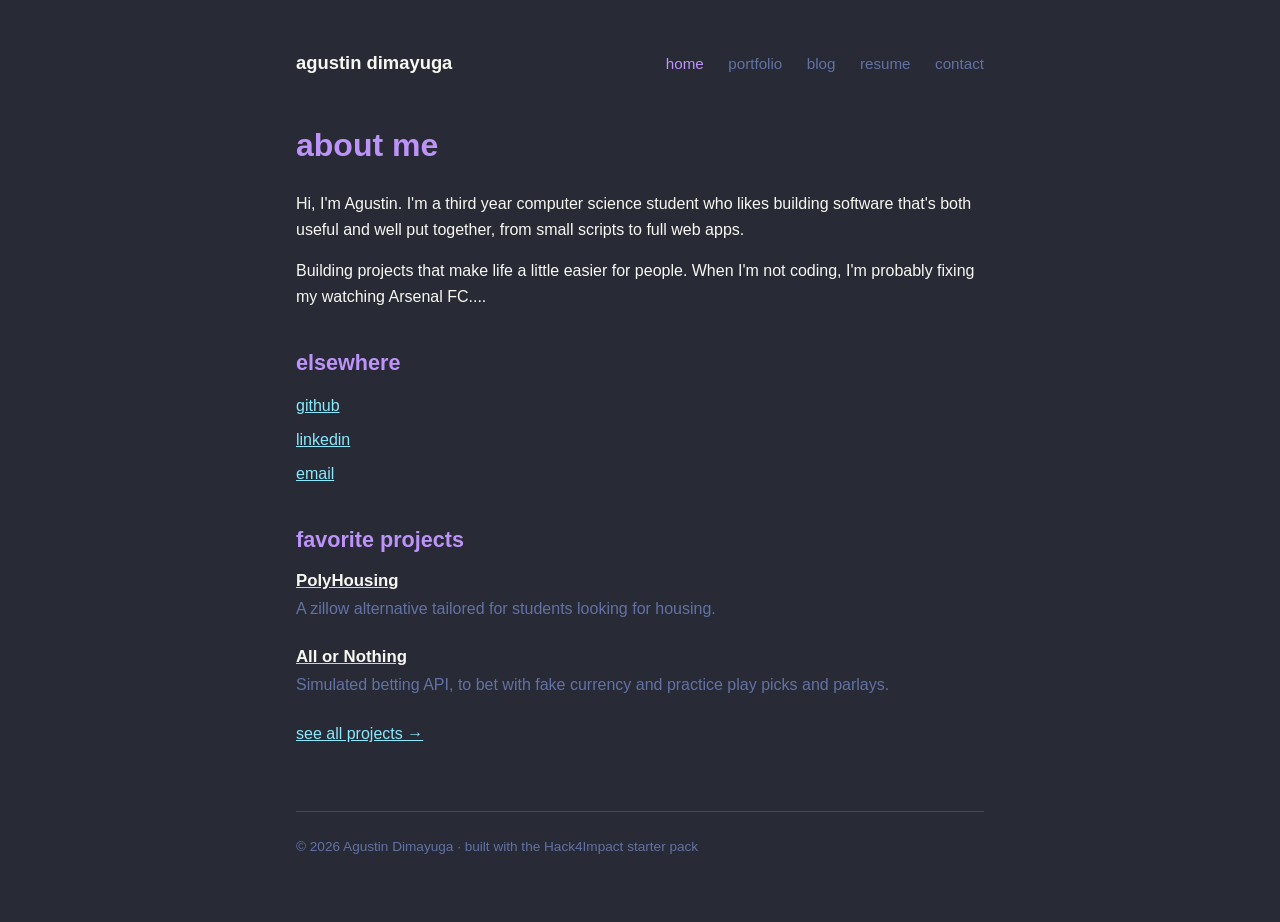
<file: index.html>
<!doctype html>
<html lang="en">
  <head>
    <meta charset="utf-8" />
    <meta name="viewport" content="width=device-width, initial-scale=1" />
    <title>Agustin Dimayuga</title>
    <link rel="stylesheet" href="styles.css" />
  </head>
  <body>
    <div class="container">
      <nav>
        <a class="site-title" href="index.html">agustin dimayuga</a>
        <div class="links">
          <a class="active" href="index.html">home</a>
          <a href="portfolio.html">portfolio</a>
          <a href="blog.html">blog</a>
          <a href="resume.html">resume</a>
          <a href="contact.html">contact</a>
        </div>
      </nav>

      <h1>about me</h1>

      <p>
        Hi, I'm Agustin. I'm a third year computer science student who likes
        building software that's both useful and well put together, from small
        scripts to full web apps.
      </p>
      <p>
        Building projects that make life a little easier for people. When I'm
        not coding, I'm probably fixing my watching Arsenal FC....
      </p>

      <h2>elsewhere</h2>
      <ul class="plain-list">
        <li>
          <a
            href="https://github.com/AgustinDimayuga"
            target="_blank"
            rel="noopener"
            >github</a
          >
        </li>
        <li>
          <a
            href="https://www.linkedin.com/in/agustinxocuadimayuga/"
            target="_blank"
            rel="noopener"
            >linkedin</a
          >
        </li>
        <li><a href="mailto:axocuadi@calpoly.edu">email</a></li>
      </ul>

      <h2>favorite projects</h2>
      <ul class="project-list">
        <li>
          <a
            href="https://github.com/AgustinDimayuga/PolyHousing"
            target="_blank"
            rel="noopener"
            ><h3>PolyHousing</h3></a
          >
          <p class="muted">
            A zillow alternative tailored for students looking for housing.
          </p>
        </li>

        <li>
          <a
            href="https://github.com/AgustinDimayuga/All-Or-Nothing"
            target="_blank"
            rel="noopener"
          >
            <h3>All or Nothing</h3></a
          >
          <p class="muted">
            Simulated betting API, to bet with fake currency and practice play
            picks and parlays.
          </p>
        </li>
      </ul>
      <p><a href="portfolio.html">see all projects &rarr;</a></p>

      <footer>
        &copy; 2026 Agustin Dimayuga &middot; built with the Hack4Impact starter
        pack
      </footer>
    </div>
  </body>
</html>
</file>
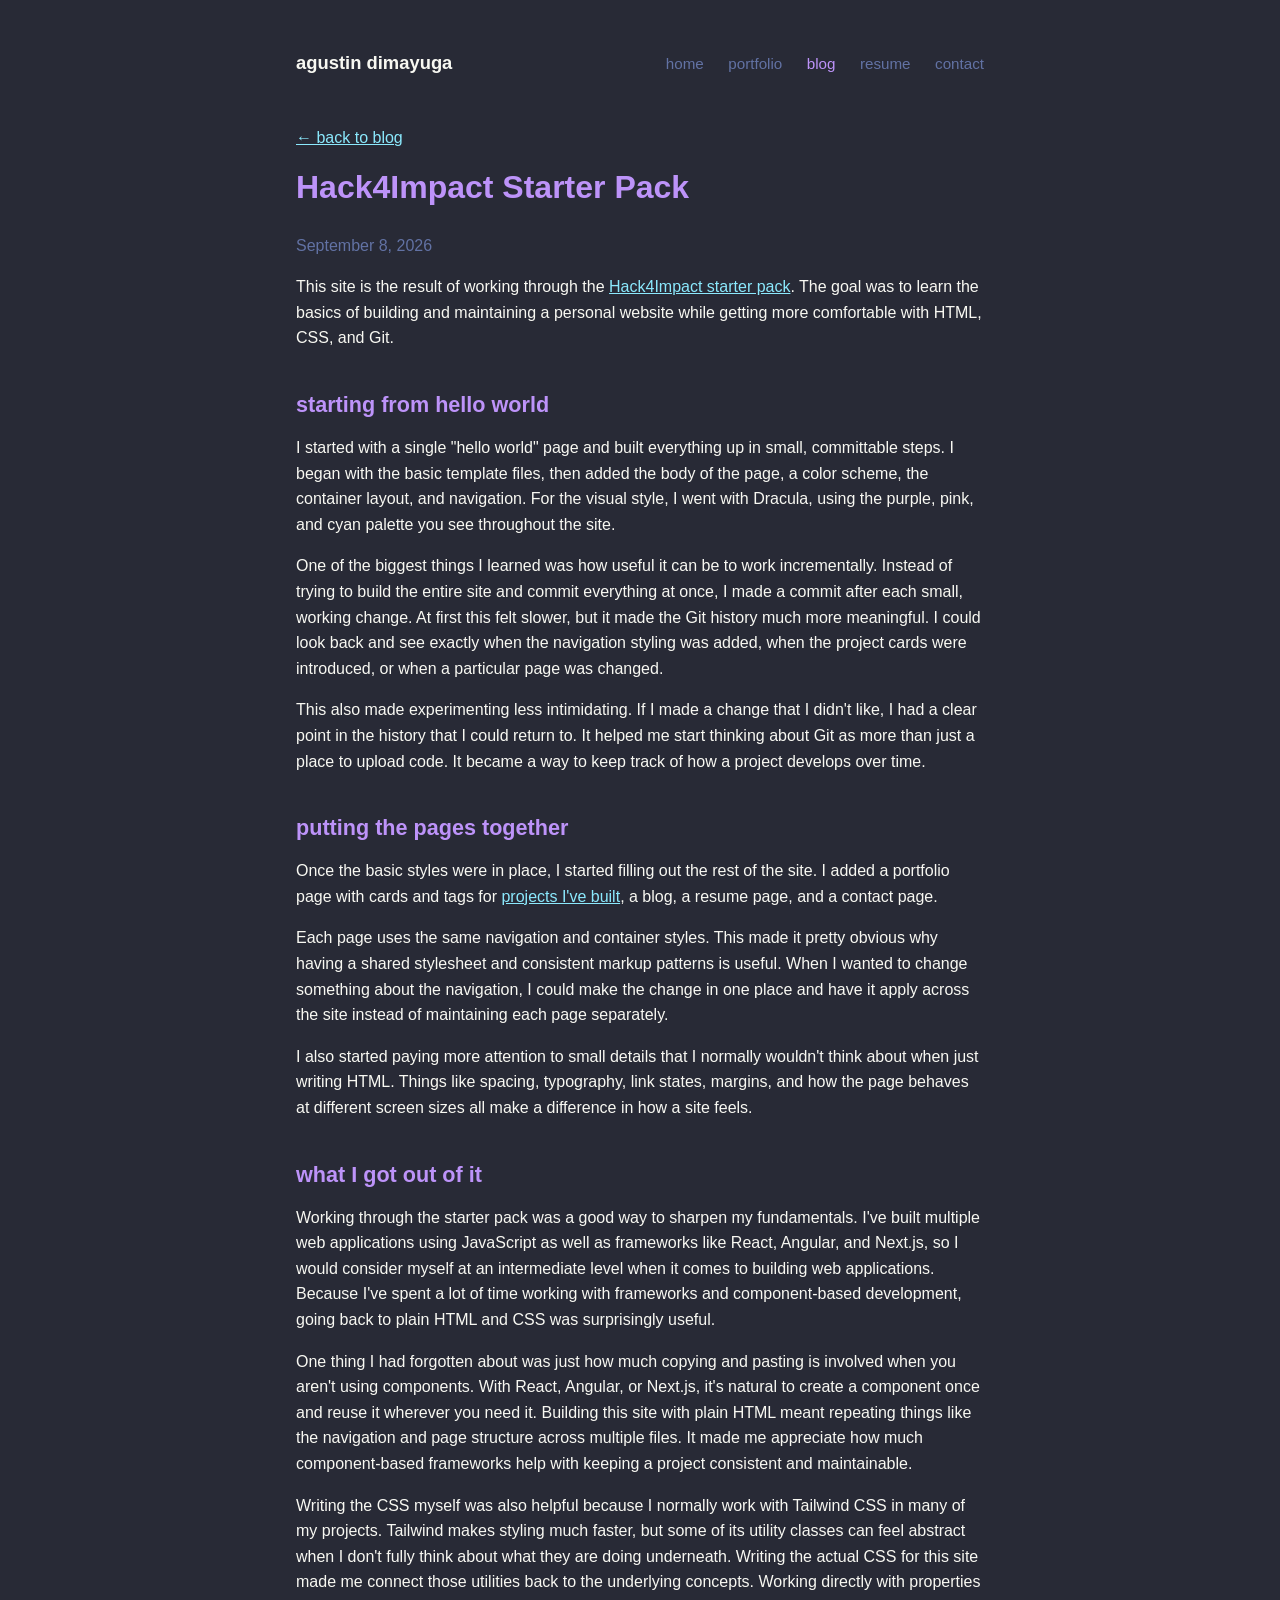
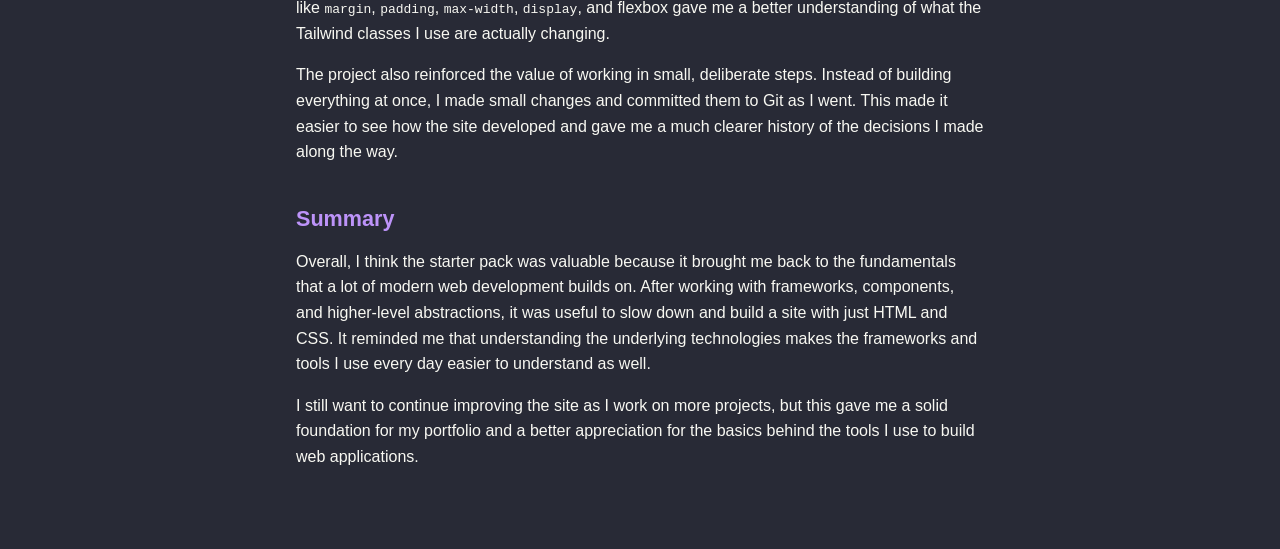
<file: blog-post.html>
<!doctype html>
<html lang="en">
  <head>
    <meta charset="utf-8" />
    <meta name="viewport" content="width=device-width, initial-scale=1" />
    <title>Hack4Impact Starter Pack &middot; Agustin Dimayuga</title>
    <link rel="stylesheet" href="styles.css" />
  </head>
  <body>
    <div class="container">
      <nav>
        <a class="site-title" href="index.html">agustin dimayuga</a>
        <div class="links">
          <a href="index.html">home</a>
          <a href="portfolio.html">portfolio</a>
          <a class="active" href="blog.html">blog</a>
          <a href="resume.html">resume</a>
          <a href="contact.html">contact</a>
        </div>
      </nav>
  <p class="muted"><a href="blog.html">&larr; back to blog</a></p>

  <h1>Hack4Impact Starter Pack</h1>
  <p class="muted">September 8, 2026</p>

  <p>
    This site is the result of working through the
    <a
      href="https://hack4impact-calpoly.github.io/starter-pack/index.html"
      target="_blank"
      rel="noopener"
      >Hack4Impact starter pack</a
    >. The goal was to learn the basics of building and maintaining a
    personal website while getting more comfortable with HTML, CSS, and
    Git.
  </p>

  <h2>starting from hello world</h2>
  <p>
    I started with a single "hello world" page and built everything up in
    small, committable steps. I began with the basic template files, then
    added the body of the page, a color scheme, the container layout, and
    navigation. For the visual style, I went with Dracula, using the
    purple, pink, and cyan palette you see throughout the site.
  </p>

  <p>
    One of the biggest things I learned was how useful it can be to work
    incrementally. Instead of trying to build the entire site and commit
    everything at once, I made a commit after each small, working change.
    At first this felt slower, but it made the Git history much more
    meaningful. I could look back and see exactly when the navigation
    styling was added, when the project cards were introduced, or when a
    particular page was changed.
  </p>

  <p>
    This also made experimenting less intimidating. If I made a change
    that I didn't like, I had a clear point in the history that I could
    return to. It helped me start thinking about Git as more than just a
    place to upload code. It became a way to keep track of how a project
    develops over time.
  </p>

  <h2>putting the pages together</h2>
  <p>
    Once the basic styles were in place, I started filling out the rest of
    the site. I added a portfolio page with cards and tags for
    <a href="portfolio.html">projects I've built</a>, a blog, a resume
    page, and a contact page.
  </p>

  <p>
    Each page uses the same navigation and container styles. This made it
    pretty obvious why having a shared stylesheet and consistent markup
    patterns is useful. When I wanted to change something about the
    navigation, I could make the change in one place and have it apply
    across the site instead of maintaining each page separately.
  </p>

  <p>
    I also started paying more attention to small details that I normally
    wouldn't think about when just writing HTML. Things like spacing,
    typography, link states, margins, and how the page behaves at
    different screen sizes all make a difference in how a site feels.
  </p>
<h2>what I got out of it</h2>
<p>
  Working through the starter pack was a good way to sharpen my fundamentals.
  I've built multiple web applications using JavaScript as well as frameworks
  like React, Angular, and Next.js, so I would consider myself at an
  intermediate level when it comes to building web applications. Because I've
  spent a lot of time working with frameworks and component-based development,
  going back to plain HTML and CSS was surprisingly useful.
</p>
<p>
  One thing I had forgotten about was just how much copying and pasting is
  involved when you aren't using components. With React, Angular, or Next.js,
  it's natural to create a component once and reuse it wherever you need it.
  Building this site with plain HTML meant repeating things like the navigation
  and page structure across multiple files. It made me appreciate how much
  component-based frameworks help with keeping a project consistent and
  maintainable.
</p>
<p>
  Writing the CSS myself was also helpful because I normally work with
  Tailwind CSS in many of my projects. Tailwind makes styling much faster, but
  some of its utility classes can feel abstract when I don't fully think about
  what they are doing underneath. Writing the actual CSS for this site made me
  connect those utilities back to the underlying concepts. Working directly
  with properties like <code>margin</code>, <code>padding</code>,
  <code>max-width</code>, <code>display</code>, and flexbox gave me a better
  understanding of what the Tailwind classes I use are actually changing.
</p>
<p>
  The project also reinforced the value of working in small, deliberate steps.
  Instead of building everything at once, I made small changes and committed
  them to Git as I went. This made it easier to see how the site developed and
  gave me a much clearer history of the decisions I made along the way.
</p>

<h2>Summary</h2>

<p>
  Overall, I think the starter pack was valuable because it brought me back to
  the fundamentals that a lot of modern web development builds on. After
  working with frameworks, components, and higher-level abstractions, it was
  useful to slow down and build a site with just HTML and CSS. It reminded me
  that understanding the underlying technologies makes the frameworks and tools
  I use every day easier to understand as well.
</p>
<p>
  I still want to continue improving the site as I work on more projects, but
  this gave me a solid foundation for my portfolio and a better appreciation
  for the basics behind the tools I use to build web applications.
</p>



</div>
    </div>
  </body>
</html>
</file>
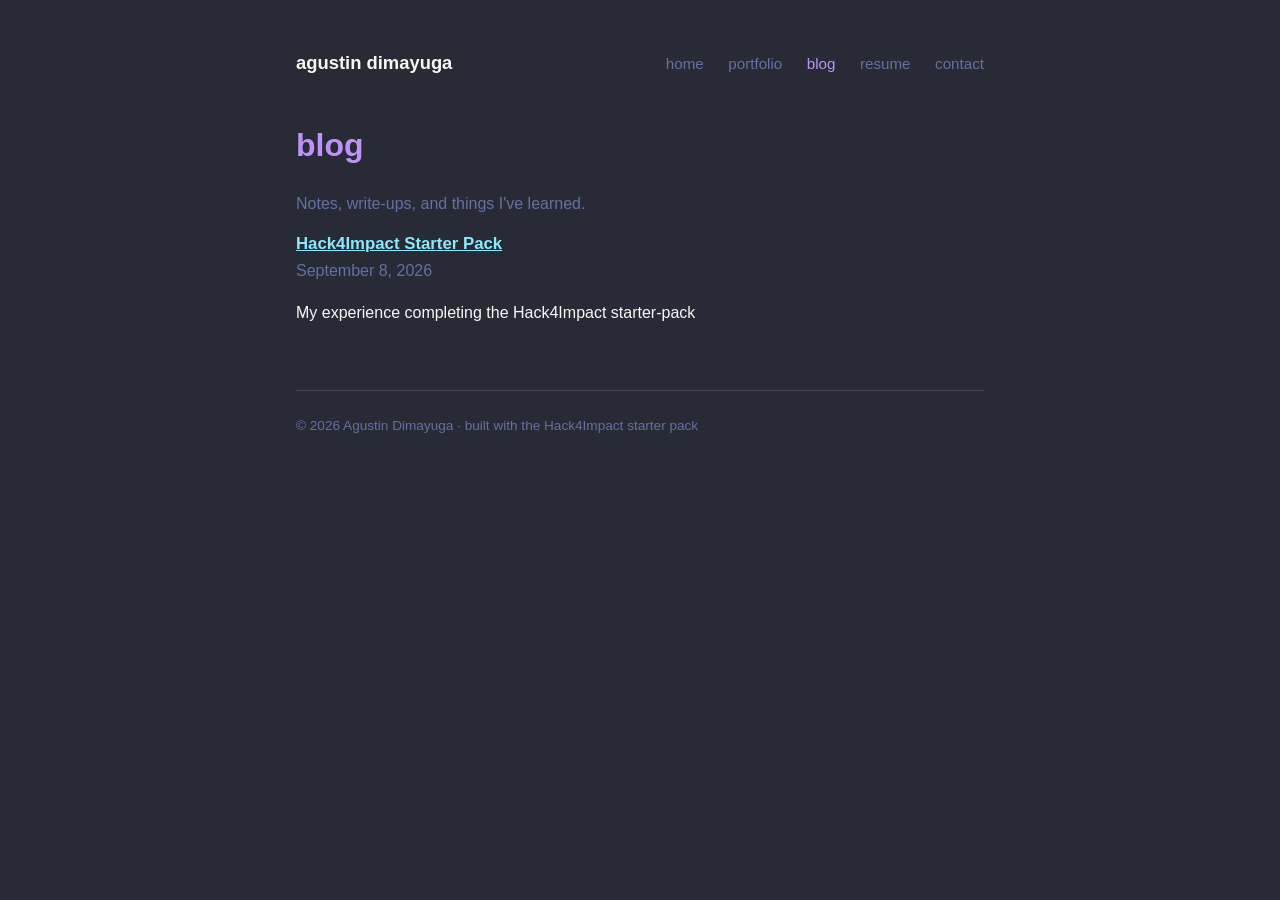
<file: blog.html>
<!doctype html>
<html lang="en">
  <head>
    <meta charset="utf-8" />
    <meta name="viewport" content="width=device-width, initial-scale=1" />
    <title>Blog &middot; Agustin Dimayuga</title>
    <link rel="stylesheet" href="styles.css" />
  </head>
  <body>
    <div class="container">
      <nav>
        <a class="site-title" href="index.html">agustin dimayuga</a>
        <div class="links">
          <a href="index.html">home</a>
          <a href="portfolio.html">portfolio</a>
          <a class="active" href="blog.html">blog</a>
          <a href="resume.html">resume</a>
          <a href="contact.html">contact</a>
        </div>
      </nav>

      <h1>blog</h1>
      <p class="muted">Notes, write-ups, and things I've learned.</p>

      <ul class="project-list">
        <li>
          <h3><a href="blog-post.html">Hack4Impact Starter Pack</a></h3>
          <p class="muted">September 8, 2026</p>
          <p>My experience completing the Hack4Impact starter-pack</p>
        </li>
      </ul>

      <footer>
        &copy; 2026 Agustin Dimayuga &middot; built with the Hack4Impact starter
        pack
      </footer>
    </div>
  </body>
</html>
</file>
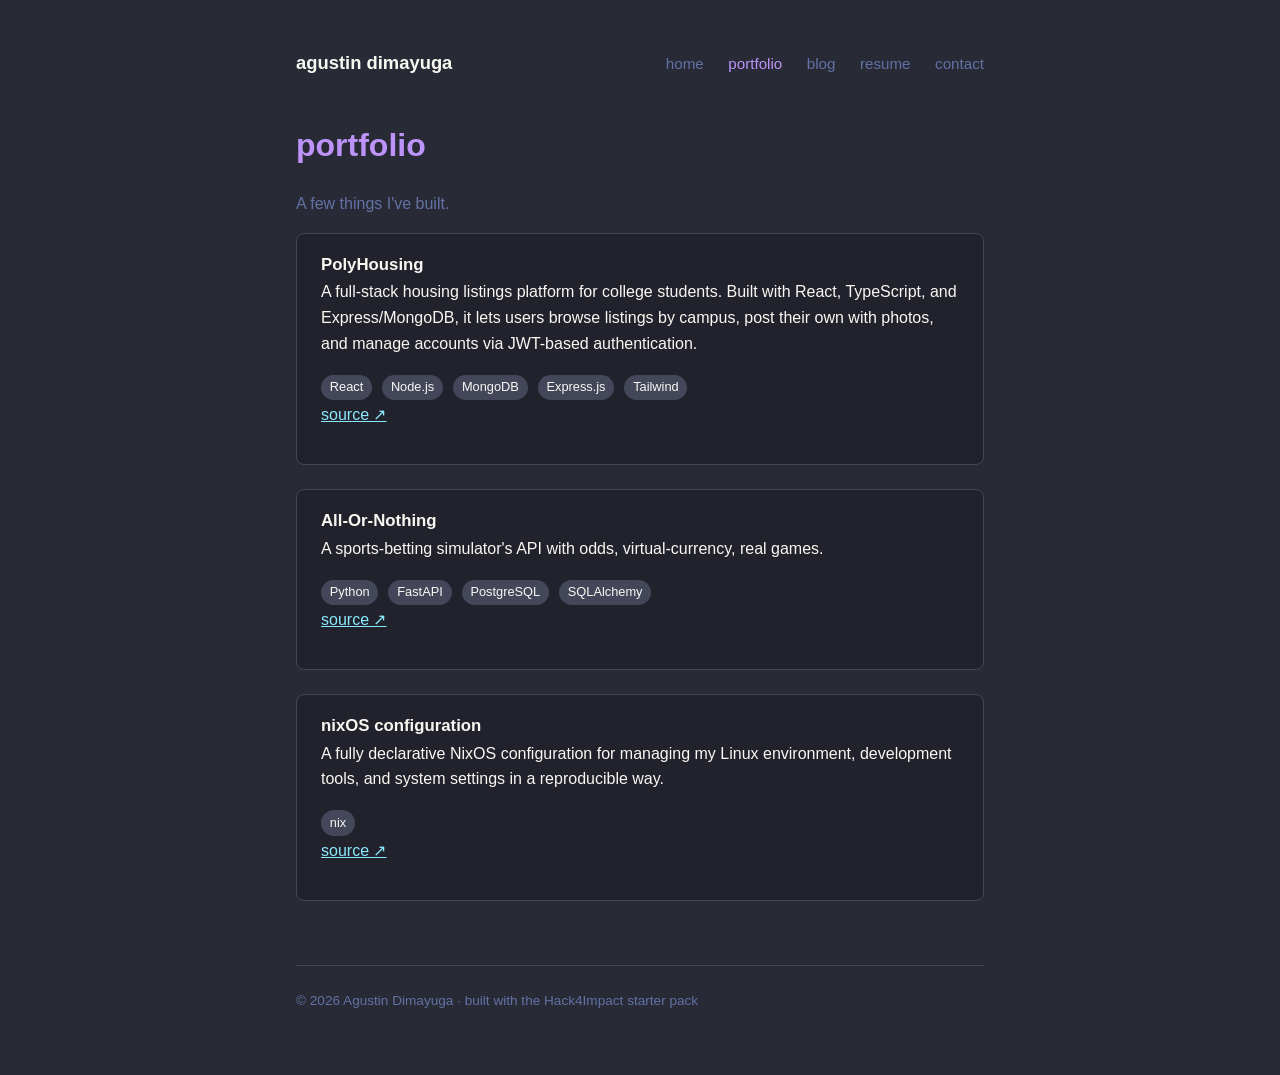
<file: portfolio.html>
<!doctype html>
<html lang="en">
  <head>
    <meta charset="utf-8" />
    <meta name="viewport" content="width=device-width, initial-scale=1" />
    <title>Portfolio &middot; Agustin Dimayuga</title>
    <link rel="stylesheet" href="styles.css" />
  </head>
  <body>
    <div class="container">
      <nav>
        <a class="site-title" href="index.html">agustin dimayuga</a>
        <div class="links">
          <a href="index.html">home</a>
          <a class="active" href="portfolio.html">portfolio</a>
          <a href="blog.html">blog</a>
          <a href="resume.html">resume</a>
          <a href="contact.html">contact</a>
        </div>
      </nav>

      <h1>portfolio</h1>
      <p class="muted">A few things I've built.</p>

      <ul class="project-list">
        <li class="card">
          <h3>PolyHousing</h3>
          <p>
            A full-stack housing listings platform for college students. Built
            with React, TypeScript, and Express/MongoDB, it lets users browse
            listings by campus, post their own with photos, and manage accounts
            via JWT-based authentication.
          </p>
          <div class="tags">
            <span class="tag">React</span>
            <span class="tag">Node.js</span>
            <span class="tag">MongoDB</span>
            <span class="tag">Express.js</span>
            <span class="tag">Tailwind</span>
          </div>
          <p>
            <a
              href="https://github.com/AgustinDimayuga/PolyHousing"
              target="_blank"
              rel="noopener"
              >source &#8599;</a
            >
          </p>
        </li>
        <li class="card">
          <h3>All-Or-Nothing</h3>
          <p>
            A sports-betting simulator's API with odds, virtual-currency, real
            games.
          </p>
          <div class="tags">
            <span class="tag">Python</span>
            <span class="tag">FastAPI</span>
            <span class="tag">PostgreSQL</span>
            <span class="tag">SQLAlchemy</span>
          </div>
          <p>
            <a
              href="https://github.com/AgustinDimayuga/All-Or-Nothing"
              target="_blank"
              rel="noopener"
              >source &#8599;</a
            >
          </p>
        </li>
        <li class="card">
          <h3>nixOS configuration</h3>
          <p>
            A fully declarative NixOS configuration for managing my Linux
            environment, development tools, and system settings in a
            reproducible way.
          </p>
          <div class="tags">
            <span class="tag">nix</span>
          </div>
          <p>
            <a
              href="https://github.com/AgustinDimayuga/dendritic-nixos"
              target="_blank"
              rel="noopener"
              >source &#8599;</a
            >
          </p>
        </li>
      </ul>
      <footer>
        &copy; 2026 Agustin Dimayuga &middot; built with the Hack4Impact starter
        pack
      </footer>
    </div>
  </body>
</html>
</file>
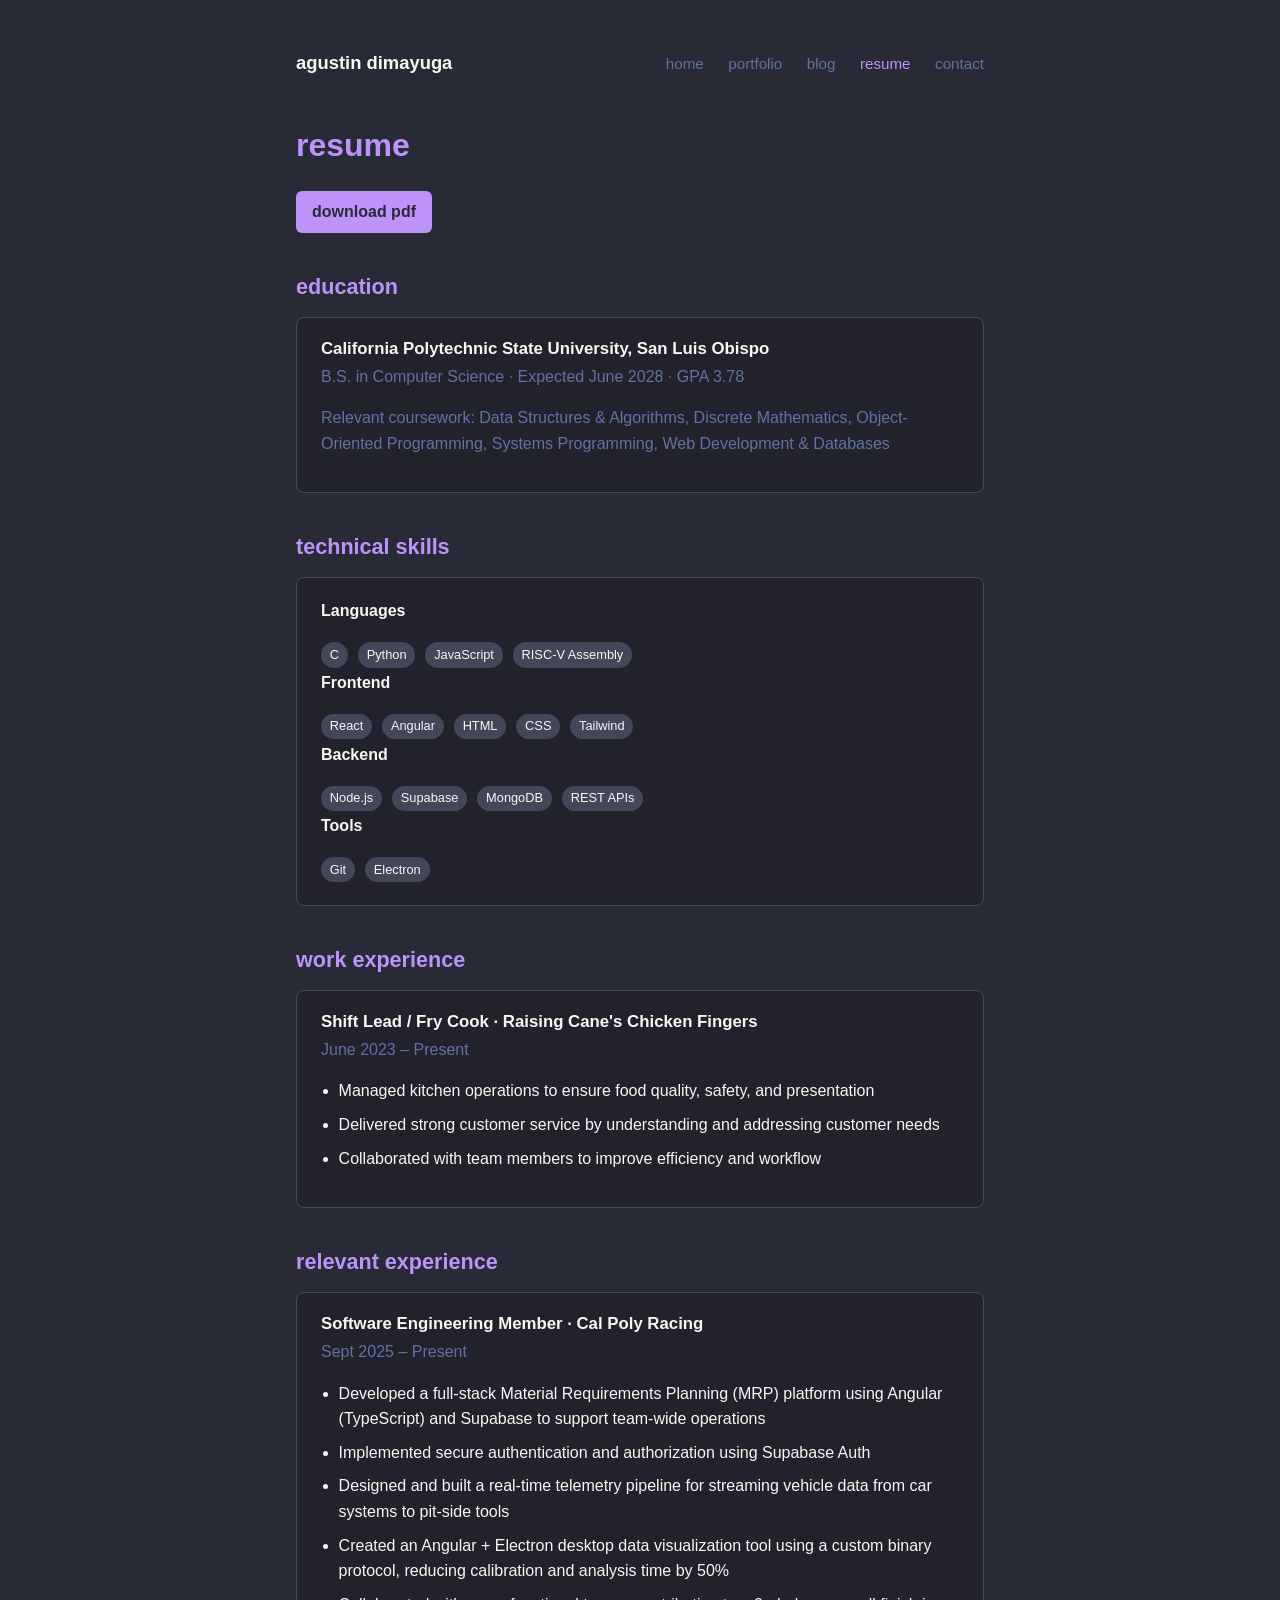
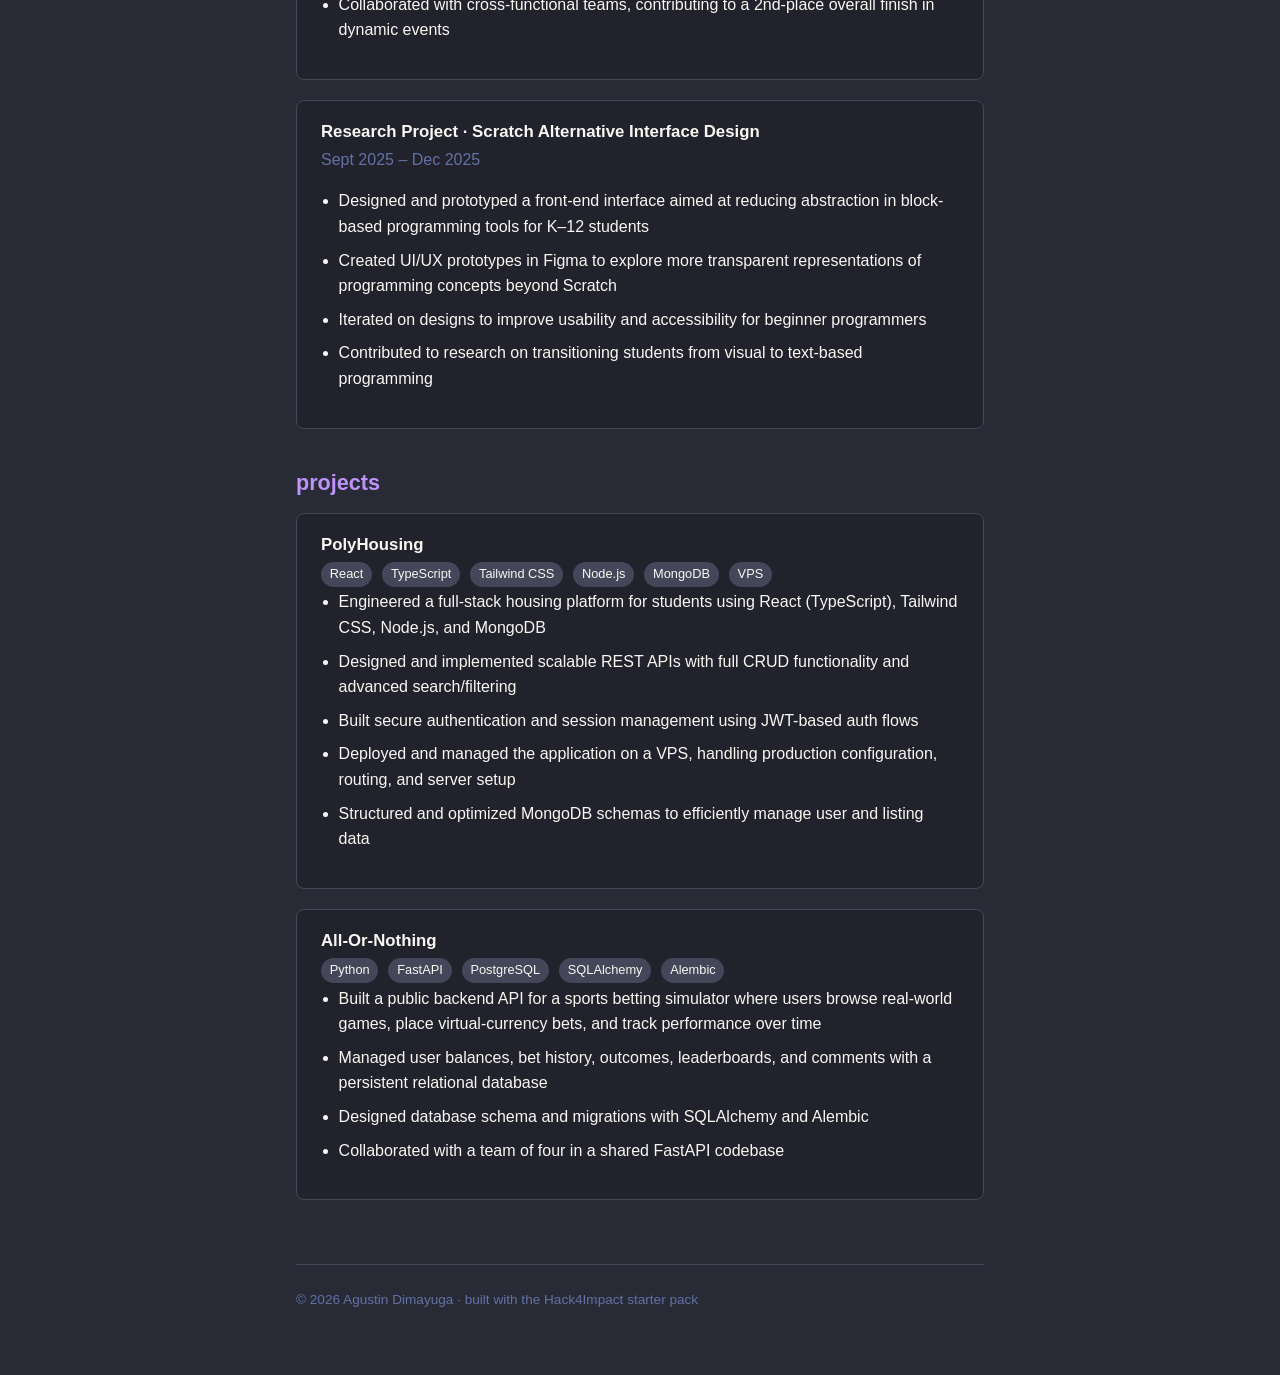
<file: resume.html>
<!doctype html>
<html lang="en">
  <head>
    <meta charset="utf-8" />
    <meta name="viewport" content="width=device-width, initial-scale=1" />
    <title>Resume &middot; Agustin Dimayuga</title>
    <link rel="stylesheet" href="styles.css" />
  </head>
  <body>
    <div class="container">
      <nav>
        <a class="site-title" href="index.html">agustin dimayuga</a>
        <div class="links">
          <a href="index.html">home</a>
          <a href="portfolio.html">portfolio</a>
          <a href="blog.html">blog</a>
          <a class="active" href="resume.html">resume</a>
          <a href="contact.html">contact</a>
        </div>
      </nav>

      <h1>resume</h1>
      <p>
        <a class="button" href="resume.pdf" target="_blank" rel="noopener"
          >download pdf</a
        >
      </p>

      <h2>education</h2>
      <div class="card">
        <h3>California Polytechnic State University, San Luis Obispo</h3>
        <p class="muted">
          B.S. in Computer Science &middot; Expected June 2028 &middot; GPA 3.78
        </p>
        <p class="muted">
          Relevant coursework: Data Structures &amp; Algorithms, Discrete
          Mathematics, Object-Oriented Programming, Systems Programming, Web
          Development &amp; Databases
        </p>
      </div>

      <h2>technical skills</h2>
      <div class="card">
        <p><strong>Languages</strong></p>
        <div class="tags">
          <span class="tag">C</span>
          <span class="tag">Python</span>
          <span class="tag">JavaScript</span>
          <span class="tag">RISC-V Assembly</span>
        </div>
        <p><strong>Frontend</strong></p>
        <div class="tags">
          <span class="tag">React</span>
          <span class="tag">Angular</span>
          <span class="tag">HTML</span>
          <span class="tag">CSS</span>
          <span class="tag">Tailwind</span>
        </div>
        <p><strong>Backend</strong></p>
        <div class="tags">
          <span class="tag">Node.js</span>
          <span class="tag">Supabase</span>
          <span class="tag">MongoDB</span>
          <span class="tag">REST APIs</span>
        </div>
        <p><strong>Tools</strong></p>
        <div class="tags">
          <span class="tag">Git</span>
          <span class="tag">Electron</span>
        </div>
      </div>

      <h2>work experience</h2>
      <div class="card">
        <h3>Shift Lead / Fry Cook &middot; Raising Cane's Chicken Fingers</h3>
        <p class="muted">June 2023 &ndash; Present</p>
        <ul>
          <li>
            Managed kitchen operations to ensure food quality, safety, and
            presentation
          </li>
          <li>
            Delivered strong customer service by understanding and addressing
            customer needs
          </li>
          <li>
            Collaborated with team members to improve efficiency and workflow
          </li>
        </ul>
      </div>

      <h2>relevant experience</h2>
      <div class="card">
        <h3>Software Engineering Member &middot; Cal Poly Racing</h3>
        <p class="muted">Sept 2025 &ndash; Present</p>
        <ul>
          <li>
            Developed a full-stack Material Requirements Planning (MRP) platform
            using Angular (TypeScript) and Supabase to support team-wide
            operations
          </li>
          <li>
            Implemented secure authentication and authorization using Supabase
            Auth
          </li>
          <li>
            Designed and built a real-time telemetry pipeline for streaming
            vehicle data from car systems to pit-side tools
          </li>
          <li>
            Created an Angular + Electron desktop data visualization tool using
            a custom binary protocol, reducing calibration and analysis time by
            50%
          </li>
          <li>
            Collaborated with cross-functional teams, contributing to a
            2nd-place overall finish in dynamic events
          </li>
        </ul>
      </div>
      <div class="card">
        <h3>Research Project &middot; Scratch Alternative Interface Design</h3>
        <p class="muted">Sept 2025 &ndash; Dec 2025</p>
        <ul>
          <li>
            Designed and prototyped a front-end interface aimed at reducing
            abstraction in block-based programming tools for K&ndash;12 students
          </li>
          <li>
            Created UI/UX prototypes in Figma to explore more transparent
            representations of programming concepts beyond Scratch
          </li>
          <li>
            Iterated on designs to improve usability and accessibility for
            beginner programmers
          </li>
          <li>
            Contributed to research on transitioning students from visual to
            text-based programming
          </li>
        </ul>
      </div>

      <h2>projects</h2>
      <div class="card">
        <h3>PolyHousing</h3>
        <div class="tags">
          <span class="tag">React</span>
          <span class="tag">TypeScript</span>
          <span class="tag">Tailwind CSS</span>
          <span class="tag">Node.js</span>
          <span class="tag">MongoDB</span>
          <span class="tag">VPS</span>
        </div>
        <ul>
          <li>
            Engineered a full-stack housing platform for students using React
            (TypeScript), Tailwind CSS, Node.js, and MongoDB
          </li>
          <li>
            Designed and implemented scalable REST APIs with full CRUD
            functionality and advanced search/filtering
          </li>
          <li>
            Built secure authentication and session management using JWT-based
            auth flows
          </li>
          <li>
            Deployed and managed the application on a VPS, handling production
            configuration, routing, and server setup
          </li>
          <li>
            Structured and optimized MongoDB schemas to efficiently manage user
            and listing data
          </li>
        </ul>
      </div>
      <div class="card">
        <h3>All-Or-Nothing</h3>
        <div class="tags">
          <span class="tag">Python</span>
          <span class="tag">FastAPI</span>
          <span class="tag">PostgreSQL</span>
          <span class="tag">SQLAlchemy</span>
          <span class="tag">Alembic</span>
        </div>
        <ul>
          <li>
            Built a public backend API for a sports betting simulator where
            users browse real-world games, place virtual-currency bets, and
            track performance over time
          </li>
          <li>
            Managed user balances, bet history, outcomes, leaderboards, and
            comments with a persistent relational database
          </li>
          <li>
            Designed database schema and migrations with SQLAlchemy and Alembic
          </li>
          <li>Collaborated with a team of four in a shared FastAPI codebase</li>
        </ul>
      </div>

      <footer>
        &copy; 2026 Agustin Dimayuga &middot; built with the Hack4Impact starter
        pack
      </footer>
    </div>
  </body>
</html>
</file>
<file: styles.css>
:root {
  --bg: #282a36;
  --bg-alt: #21222c;
  --current-line: #44475a;
  --fg: #f8f8f2;
  --comment: #6272a4;
  --cyan: #8be9fd;
  --green: #50fa7b;
  --orange: #ffb86c;
  --pink: #ff79c6;
  --purple: #bd93f9;
  --red: #ff5555;
  --yellow: #f1fa8c;
}

* {
  box-sizing: border-box;
}

html {
  background: var(--bg);
}

body {
  margin: 0;
  background: var(--bg);
  color: var(--fg);
  font-family: Arial, Helvetica, sans-serif;
  line-height: 1.6;
}

.container {
  max-width: 720px;
  margin: 0 auto;
  padding: 3rem 1rem 4rem;
}

/* type */

h1,
h2,
h3 {
  color: var(--purple);
  line-height: 1.3;
}

h1 {
  font-size: 2rem;
  margin: 0 0 1.5rem;
}

h2 {
  font-size: 1.35rem;
  margin: 2.5rem 0 1rem;
}

h3 {
  font-size: 1.05rem;
  color: var(--fg);
  margin: 0 0 0.25rem;
}

p {
  margin: 0 0 1rem;
}

.muted {
  color: var(--comment);
}

/* nav */

nav {
  display: flex;
  justify-content: space-between;
  align-items: baseline;
  flex-wrap: wrap;
  gap: 0.5rem 1.5rem;
  margin-bottom: 3rem;
}

nav .site-title {
  font-weight: 700;
  font-size: 1.15rem;
  color: var(--fg);
  text-decoration: none;
}

nav .site-title:hover {
  color: var(--purple);
}

nav .links a {
  margin-left: 1.25rem;
  color: var(--comment);
  text-decoration: none;
  font-size: 0.95rem;
}

nav .links a:first-child {
  margin-left: 0;
}

nav .links a:hover {
  color: var(--pink);
}

nav .links a.active {
  color: var(--purple);
}
/* links */

a {
  color: var(--cyan);
}

a:hover {
  color: var(--pink);
}

/* lists */

ul {
  padding-left: 1.1rem;
  margin: 0 0 1rem;
}

li {
  margin-bottom: 0.5rem;
}

.plain-list {
  list-style: none;
  padding-left: 0;
}

.project-list {
  list-style: none;
  padding-left: 0;
}

.project-list li {
  margin-bottom: 1.5rem;
}
.project-list .tags {
  margin-top: 0.35rem;
}
/* misc */
.card {
  background: var(--bg-alt);
  border: 1px solid var(--current-line);
  border-radius: 8px;
  padding: 1.25rem 1.5rem;
  margin-bottom: 1.25rem;
}
.button {
  display: inline-block;
  background: var(--purple);
  color: var(--bg);
  text-decoration: none;
  font-weight: 600;
  padding: 0.5rem 1rem;
  border-radius: 6px;
}

.button:hover {
  background: var(--pink);
  color: var(--bg);
}

.tag {
  display: inline-block;
  background: var(--current-line);
  color: var(--fg);
  font-size: 0.8rem;
  padding: 0.15rem 0.55rem;
  border-radius: 750px;
  margin: 0.15rem 0.35rem 0.15rem 0;
}

footer {
  margin-top: 4rem;
  padding-top: 1.5rem;
  border-top: 1px solid var(--current-line);
  color: var(--comment);
  font-size: 0.85rem;
}

footer a {
  color: var(--comment);
}

footer a:hover {
  color: var(--pink);
}
</file>
